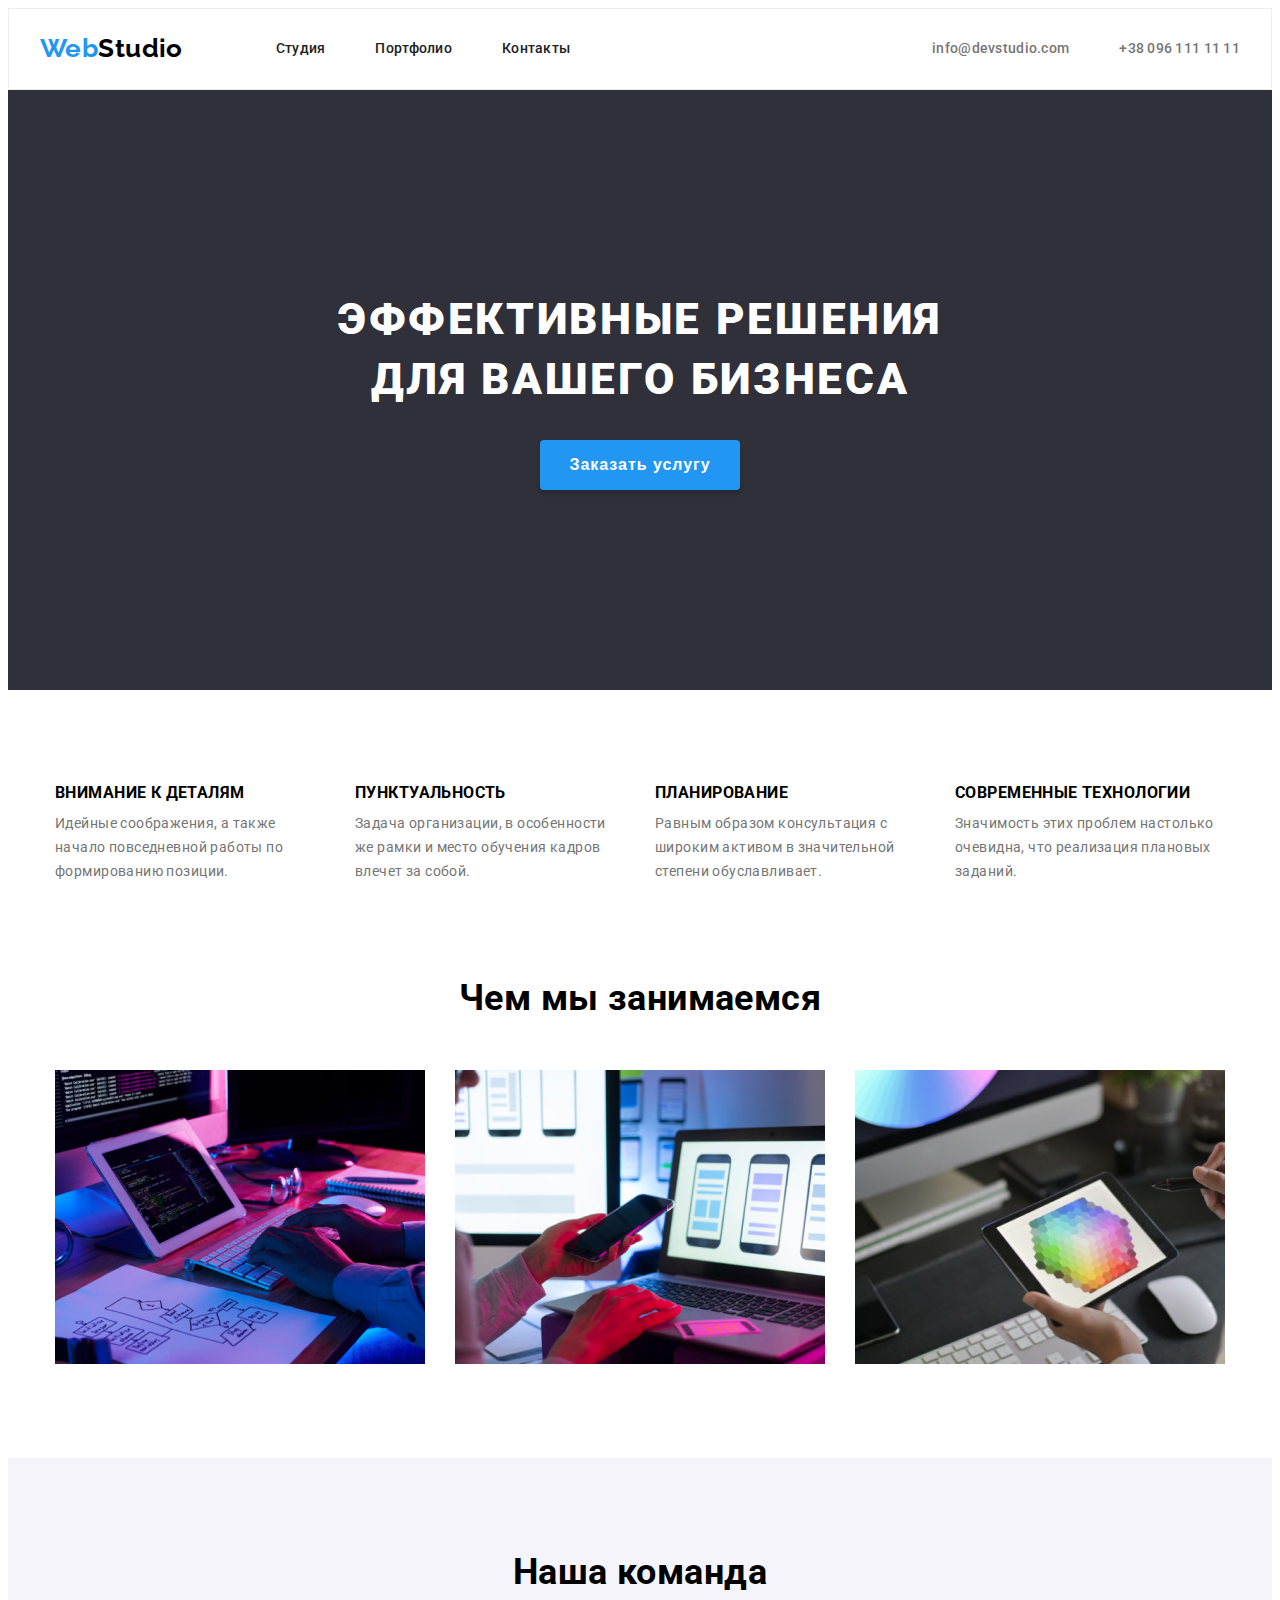
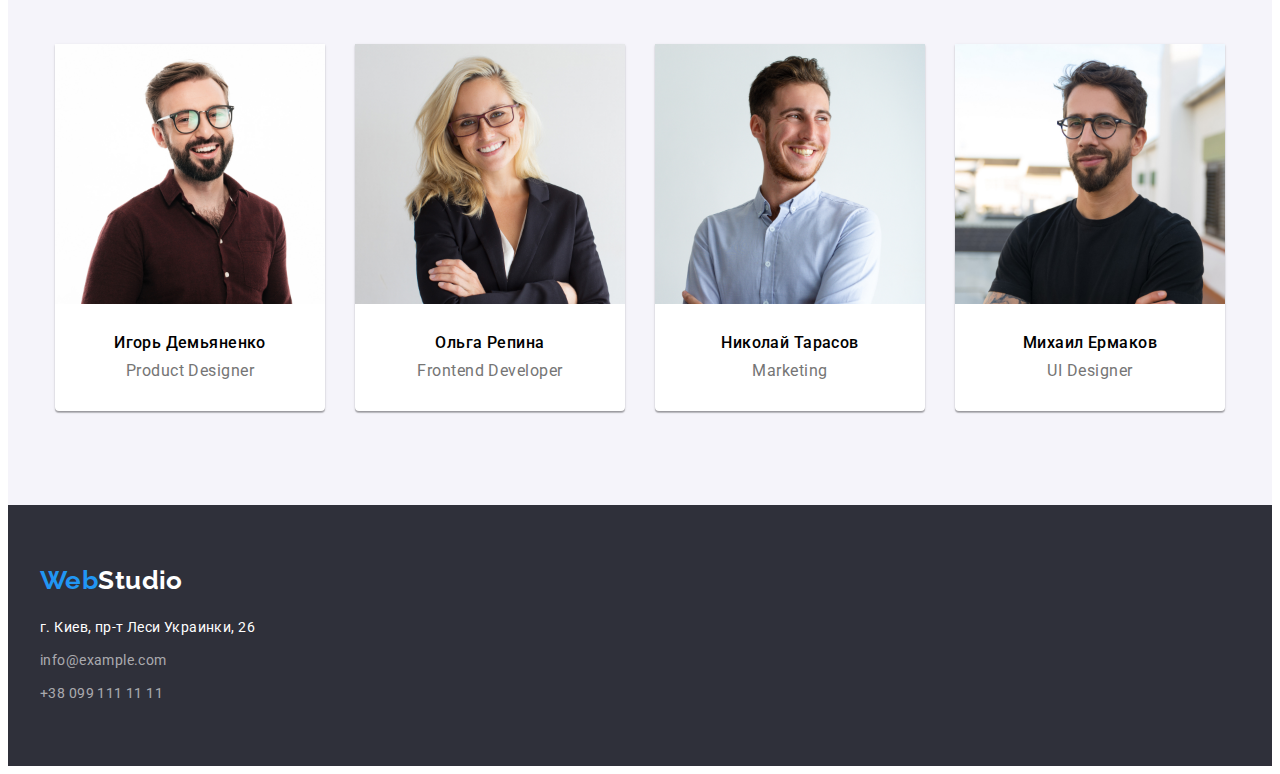
<file: index.html>
<!DOCTYPE html>
<html lang="ru">
<head>
    <meta charset="UTF-8">
    <meta http-equiv="X-UA-Compatible" content="IE=edge">
    <meta name="viewport" content="width=device-width, initial-scale=1.0">
    <title>WebStudio</title>
    <link rel="preconnect" href="https://fonts.googleapis.com">
    <link rel="preconnect" href="https://fonts.gstatic.com" crossorigin>
    <link href="https://fonts.googleapis.com/css2?family=Raleway:wght@700&family=Roboto:wght@400;500;700;900&display=swap"
        rel="stylesheet">
    <link rel="stylesheet" href="https://cdnjs.cloudflare.com/ajax/libs/modern-normalize/1.1.0/modern-normalize.min.css"
        integrity="sha512-wpPYUAdjBVSE4KJnH1VR1HeZfpl1ub8YT/NKx4PuQ5NmX2tKuGu6U/JRp5y+Y8XG2tV+wKQpNHVUX03MfMFn9Q=="
        crossorigin="anonymous" referrerpolicy="no-referrer" />
    <link rel="stylesheet" href="./css/styles.css" >
</head>
<body>
   <header class="header">
       <div class="container container-header">
       <nav class="header-nav">
           <a class="link header-logo" href="" lang="en">Web<span class="header-logo-boot">Studio</span></a>
               <ul class="list header-list">
                    <li class="header-item">
                        <a class="link header-link" href="./index.html">Студия</a></li>
                    <li class="header-item">
                        <a class="link header-link" href="./portfolio.html">Портфолио</a></li>
                    <li class="header-item">
                        <a class="link header-link" href="">Контакты</a></li>
               </ul>
       </nav>
       <ul class="list header-list-too"> 
           <li class="header-item-too">
                <a class="header-mail link" href="mailto:info@devstudio.com">info@devstudio.com</a>
           </li>
           <li class="header-item-too">
                <a class="header-tel link" href="tel:+380961111111">+38 096 111 11 11</a>
           </li>
        </ul>
        </div>
   </header>
   <main>
       <section class="link title-link">
            <div class="container container-title">
                <h1 class="title">Эффективные решения для вашего бизнеса</h1>
                <button type="button" class="title-btn">Заказать услугу</button>
            </div>
       </section>
       <section class="prior section link">
           <div class="container">
           <h2 class="visually-hidden">Наши приоритеты</h2>
           <ul class="list prior-list">
               <li class="prior-item">
                   <h3 class="prior-title-list">Внимание к деталям</h3>
                   <p class="prior-after-title">Идейные соображения, а также начало повседневной работы по формированию позиции.</p>
               </li>
               <li class="prior-item">
                   <h3 class="prior-title-list">Пунктуальность</h3>
                   <p class="prior-after-title">Задача организации, в особенности же рамки и место обучения кадров влечет за собой.</p>
                </li>
                <li class="prior-item">
                    <h3 class="prior-title-list">Планирование</h3>
                    <p class="prior-after-title">Равным образом консультация с широким активом в значительной степени обуславливает.</p>
                </li>
                <li class="prior-item">
                    <h3 class="prior-title-list">Современные технологии</h3>
                    <p class="prior-after-title">Значимость этих проблем настолько очевидна, что реализация плановых заданий.</p>
                </li>
           </ul>
           </div>
       </section>
           <section class="work section">
               <div class="container">
               <h2 class="work-title">Чем мы занимаемся</h2>
               <ul class="list work-list">
                    <li class="work-item"><img src="./imeges/about-img-1.jpg" alt="компьютер" width="370" height="294"></li>
                    <li class="work-item"><img src="./imeges/about-img-2.jpg" alt="ноутбук" width="370" height="294"></li>
                    <li class="work-item"><img src="./imeges/about-img-3.jpg" alt="планшет" width="370" height="294"></li>
               </ul>
               </div>        
           </section> 
        <section class="team section">
            <div class="container">
            <h2 class="team-title">Наша команда</h2>
            <ul class="list team-list">
                <li class="team-item">
                    <img src="./imeges/work-img-4.jpg" alt="игорь" width="270" height="260">
                    <h3 class="team-title-list">Игорь Демьяненко</h3>
                    <p class="team-after-title" lang="en">Product Designer</p>
                </li>
                <li class="team-item">
                    <img src="./imeges/work-img-5.jpg" alt="ольга" width="270" height="260">
                    <h3 class="team-title-list">Ольга Репина</h3>
                    <p class="team-after-title" lang="en">Frontend Developer</p>
                </li>
                <li class="team-item">
                    <img src="./imeges/work-img-6.jpg" alt="николай" width="270" height="260">
                    <h3 class="team-title-list">Николай Тарасов</h3>
                    <p class="team-after-title" lang="en">Marketing</p>
                </li>
                <li class="team-item">
                    <img src="./imeges/work-img-7.jpg" alt="михаил" width="270" height="260">
                    <h3 class="team-title-list">Михаил Ермаков</h3>
                    <p class="team-after-title" lang="en">UI Designer</p>
                </li>
            </ul>
            </div>
        </section>
       <footer class="footer section">
            <div class="container">
            <a class="link footer-logo" href="" lang="en">Web<span class="footer-logo-boot">Studio</span></a>
            <address>
                <ul class="list footer-list">
                    <li class="footer-link">
                        <a class="link footer-item" href="https://goo.gl/maps/QumN5bVakySatVLb9" target="_blank" rel="noopener noreferrer">г. Киев, пр-т Леси Украинки, 26</a>
                    </li>
                    <li class="footer-link">
                        <a class="link footer-mail" href="mailto:info@example.com">info@example.com</a>
                    </li>
                    <li class="footer-link">
                        <a class="link footer-tel" href="tel:+380991111111">+38 099 111 11 11</a>
                    </li>
                </ul>
            </address>
            </div>
        </footer>
   </main>     
</body>
</html>
</file>
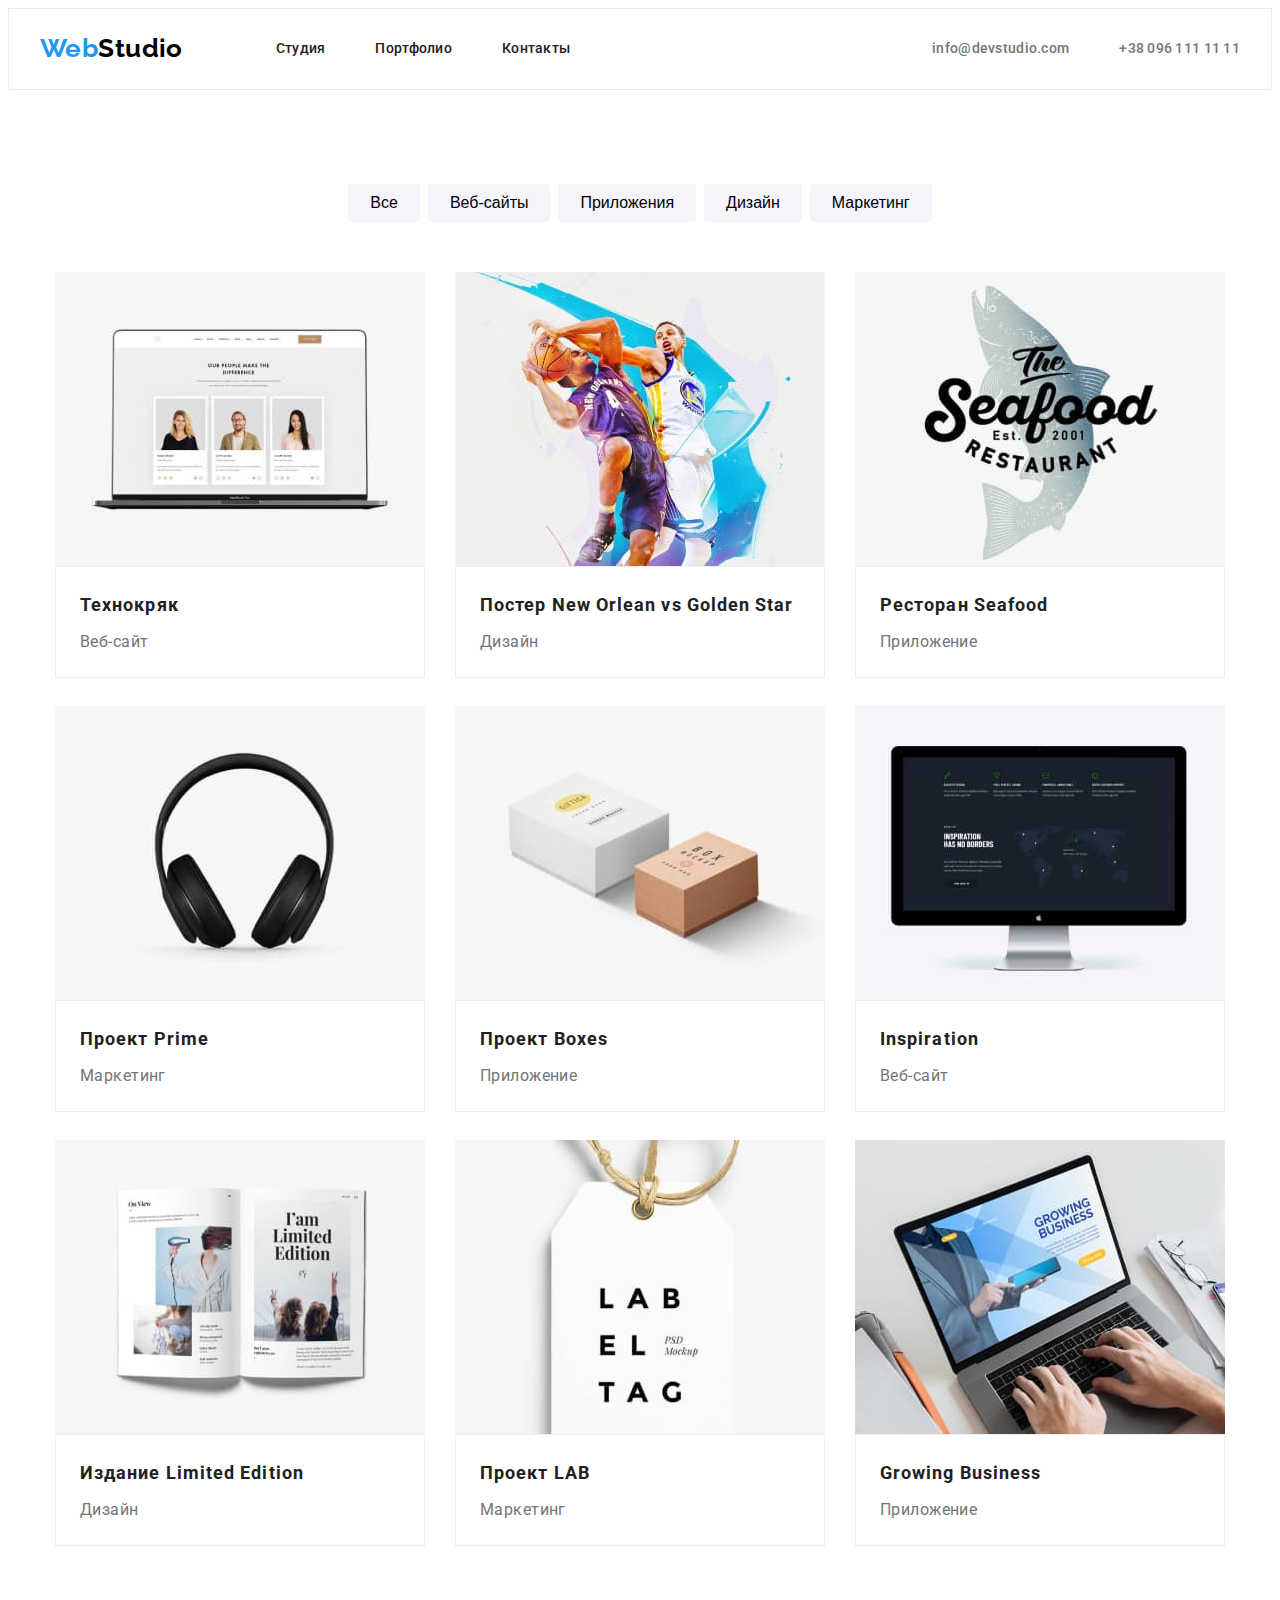
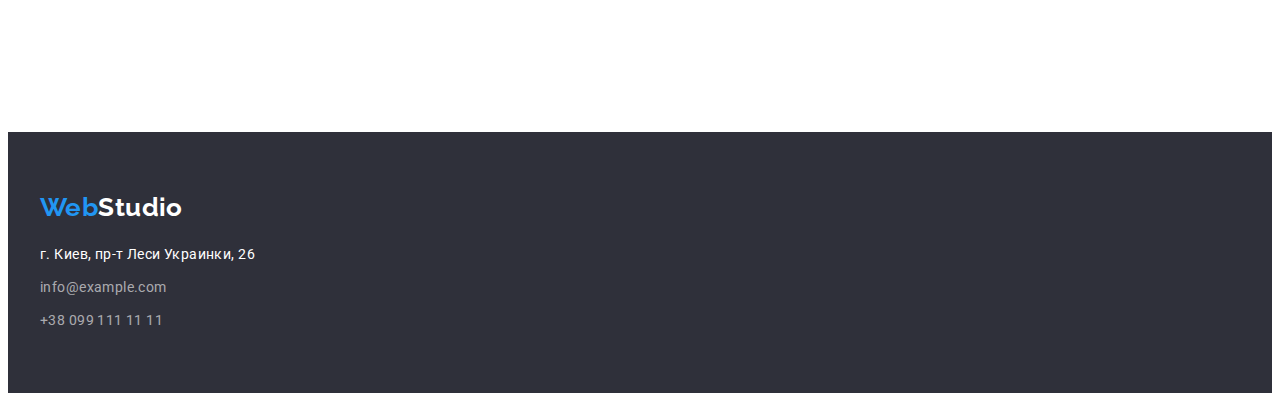
<file: portfolio.html>
<!DOCTYPE html>
<html lang="ru">
<head>
    <meta charset="UTF-8">
    <meta http-equiv="X-UA-Compatible" content="IE=edge">
    <meta name="viewport" content="width=device-width, initial-scale=1.0">
    <title>WebStudio</title>
    <link rel="preconnect" href="https://fonts.googleapis.com">
    <link rel="preconnect" href="https://fonts.gstatic.com" crossorigin>
    <link href="https://fonts.googleapis.com/css2?family=Raleway:wght@700&family=Roboto:wght@400;500;700;900&display=swap"
        rel="stylesheet">
    <link rel="stylesheet" href="https://cdnjs.cloudflare.com/ajax/libs/modern-normalize/1.1.0/modern-normalize.min.css"
        integrity="sha512-wpPYUAdjBVSE4KJnH1VR1HeZfpl1ub8YT/NKx4PuQ5NmX2tKuGu6U/JRp5y+Y8XG2tV+wKQpNHVUX03MfMFn9Q=="
        crossorigin="anonymous" referrerpolicy="no-referrer" />
    <link rel="stylesheet" href="./css/styles.css">
</head>
<body>
    <header class="header">
        <div class="container container-header">
        <nav class="header-nav">
            <a class="link header-logo" href="" lang="en">Web<span class="header-logo-boot">Studio</span></a>
            <ul class="list header-list">
                <li class="header-item">
                    <a class="link header-link" href="./index.html">Студия</a>
                </li>
                <li class="header-item">
                    <a class="link header-link" href="./portfolio.html">Портфолио</a>
                </li>
                <li class="header-item">
                    <a class="link header-link" href="">Контакты</a>
                </li>
            </ul>
        </nav>
        <ul class="list header-list-too">
            <li class="header-item-too">
                <a class="header-mail link" href="mailto:info@devstudio.com">info@devstudio.com</a>
            </li>
            <li class="header-item-too">
                <a class="header-tel link" href="tel:+380961111111">+38 096 111 11 11</a>
            </li>
        </ul>
        </div>
    </header>
    <main>
        <section class="link portfolio section">
            <div class="container">
            <h1 class="visually-hidden">Портфолио</h1>
                <ul class="list menu">
                    <li class="menu-link">
                        <button type="button" class="menu-btn">Все</button>
                    </li>
                    <li class="menu-link">
                        <button type="button" class="menu-btn">Веб-сайты</button>
                    </li>
                    <li class="menu-link">
                        <button type="button" class="menu-btn">Приложения</button>
                    </li>
                    <li class="menu-link">
                        <button type="button" class="menu-btn">Дизайн</button>
                    </li>
                    <li class="menu-link">
                        <button type="button" class="menu-btn">Маркетинг</button>
                    </li>
                </ul>
            <ul class="list bedge section">
               <li class="bedge-list">
                    <a class="link bedge-link" href="">
                    <img src="./imeges/bedge-img-1.jpg" alt="ноутбук">
                    <div class="bedge-text">
                        <h2 class="bedge-title">Технокряк</h2>
                        <p class="bedge-after-title">Веб-сайт</p>
                    </div>
                    </a>
               </li>
               <li class="bedge-list">
                    <a class="link bedge-link" href="">
                    <img src="./imeges/bedge-img-2.jpg" alt="Баскетбол">
                    <div class="bedge-text">
                        <h2 class="bedge-title">Постер New Orlean vs Golden Star</h2>
                        <p class="bedge-after-title">Дизайн</p>
                    </div>
                    </a>
                </li>
                <li class="bedge-list">
                    <a class="link bedge-link" href="">
                    <img src="./imeges/bedge-img-3.jpg" alt="Ресторан">
                    <div class="bedge-text">
                        <h2 class="bedge-title">Ресторан Seafood</h2>
                        <p class="bedge-after-title">Приложение</p>
                    </div>
                    </a>
                </li>
                <li class="bedge-list">
                    <a class="link bedge-link" href="">
                    <img src="./imeges/bedge-img-4.jpg" alt="Наушники">
                    <div class="bedge-text">
                        <h2 class="bedge-title">Проект Prime</h2>
                        <p class="bedge-after-title">Маркетинг</p>
                    </div>
                    </a>
                </li>
                <li class="bedge-list">
                    <a class="link bedge-link" href="">
                    <img src="./imeges/bedge-img-5.jpg" alt="Упаковки">
                    <div class="bedge-text">
                        <h2 class="bedge-title">Проект Boxes</h2>
                        <p class="bedge-after-title">Приложение</p>
                    </div>
                    </a>
                </li>
                <li class="bedge-list">
                    <a class="link bedge-link" href="">
                    <img src="./imeges/bedge-img-6.jpg" alt="Монитор">
                    <div class="bedge-text">
                        <h2 class="bedge-title">Inspiration</h2>
                        <p class="bedge-after-title">Веб-сайт</p>
                    </div>
                    </a>
                </li>
                <li class="bedge-list">
                    <a class="link bedge-link" href="">
                        <img src="./imeges/bedge-img-7.jpg" alt="Журнал">
                        <div class="bedge-text">
                            <h2 class="bedge-title">Издание Limited Edition</h2>
                            <p class="bedge-after-title">Дизайн</p>
                        </div>
                    </a>
                </li>
                <li class="bedge-list">
                    <a class="link bedge-link" href="">
                        <img src="./imeges/bedge-img-8.jpg" alt="Бирка">
                        <div class="bedge-text">
                            <h2 class="bedge-title">Проект LAB</h2>
                            <p class="bedge-after-title">Маркетинг</p>
                        </div>
                    </a>
                </li>
                <li class="bedge-list">
                    <a class="link bedge-link" href="">
                        <img src="./imeges/bedge-img-9.jpg" alt="Ноутбук на столе">
                        <div class="bedge-text">
                            <h2 class="bedge-title">Growing Business</h2>
                            <p class="bedge-after-title">Приложение</p>
                        </div>

                    </a>
                </li>
            </ul>
            </div>
        </section>
        <footer class="footer">
            <div class="container">
            <a class="link footer-logo" href="" lang="en">Web<span class="footer-logo-boot">Studio</span></a>
            <address>
                <ul class="list footer-list">
                    <li class="footer-link">
                        <a class="link footer-item" href="https://goo.gl/maps/QumN5bVakySatVLb9" target="_blank"
                            rel="noopener noreferrer">г. Киев, пр-т Леси Украинки, 26</a>
                    </li>
                    <li class="footer-link">
                        <a class="link footer-mail" href="mailto:info@example.com">info@example.com</a>
                    </li>
                    <li class="footer-link">
                        <a class="link footer-tel" href="tel:+380991111111">+38 099 111 11 11</a>
                    </li>
                </ul>
            </address>
            </div>
        </footer>
    </main>
</body>
</html>
</file>
<file: css/styles.css>
body {
  font-family: "Roboto", sans-serif;
  color: var(--back-color);
  background-color: var(--base-back-color);
  font-size: 14px;
  letter-spacing: 0.03em;
}

.list {
  list-style: none;
}

.link {
  text-decoration: none;
}

:root {
  --base-color: #212121;
  --base-back-color: white;
  --hover-color: #2196f3;
  --btn-hover-color: #188ce8;
  --contact-color: #757575;
  --contact-footer-color: rgba(255, 255, 255, 0.6);
  --title-studio-color: #ffffff;
  --back-color: black;
  --title-back-color: #2f303a;
  --menu-team-color: #f5f4fa;
}

p,
h1,
h2,
h3,
h4 {
  margin: 0;
}

ul {
  margin: 0;
  padding-left: 0;
}

button {
  cursor: pointer;
}

img {
  display: block;
}

.visually-hidden {
  position: absolute;
  width: 1px;
  height: 1px;
  margin: -1px;
  border: 0;
  padding: 0;

  white-space: nowrap;
  clip-path: inset(100%);
  clip: rect(0 0 0 0);
  overflow: hidden;
}

.container {
  width: 1200px;
  margin: 0 auto;
  padding-left: 15px;
  padding-right: 15px;
}

.section {
  padding-top: 94px;
  padding-bottom: 94px;
}

/*--------- HEADER -------- */

.header {
  background-color: var(--base-back-color);
  padding-top: 24px;
  padding-bottom: 25px;
  border: 1px solid #ececec;
}

.container-header {
  display: flex;
  align-items: center;
}

.header-nav {
  display: flex;
}

.header-list {
  display: flex;
  align-items: center;
  color: var(--base-color);
}

.header-list-too {
  display: flex;
  margin-left: auto;
}

.header-item:not(:last-child) {
  margin-right: 50px;
}

.header-link {
  font-weight: 500;
  line-height: 1.14;
  letter-spacing: 0.02em;
  color: var(--base-color);
}

.header-logo {
  font-family: Raleway;
  font-weight: bold;
  font-size: 26px;
  line-height: 1.19; /* identical to box height */
  color: var(--hover-color);
  margin-right: 93px;
}

.header-logo-boot {
  font-weight: bold;
  font-size: 26px;
  line-height: 1.19; /* identical to box height */
  color: var(--back-color);
}

.header-mail {
  font-weight: 500;
  line-height: 1.14;
  letter-spacing: 0.02em;
  color: var(--contact-color);
  margin-right: 50px;
}

.header-tel {
  font-weight: 500;
  line-height: 1.14;
  letter-spacing: 0.02em;
  color: var(--contact-color);
}

.header-link:hover,
.header-link:focus {
  color: var(--hover-color);
}

.header-mail:hover,
.header-mail:focus {
  color: var(--hover-color);
}

.header-tel:hover,
.header-tel:focus {
  color: var(--hover-color);
}

/*---------TITLE-----------*/

.title-link {
  padding-top: 200px;
  padding-bottom: 200px;
  background-color: var(--title-back-color);
}

.container-title {
  display: flex;
  flex-direction: column;
  align-items: center;
}

.title {
  font-weight: 900;
  font-size: 44px;
  line-height: 1.36; /* or 136% */
  text-align: center;
  letter-spacing: 0.06em;
  text-transform: uppercase;
  background-color: var(--title-back-color);
  color: var(--title-studio-color);
  margin-bottom: 30px;
  width: 696px;
}

.title-btn {
  font-weight: bold;
  font-size: 16px;
  line-height: 1.87; /* identical to box height, or 187% */
  width: 200px;
  height: 50px;
  display: flex;
  align-items: center;
  text-align: center;
  justify-content: center;
  letter-spacing: 0.06em;
  background-color: var(--hover-color);
  color: var(--title-studio-color);
  box-shadow: 0px 4px 4px rgba(0, 0, 0, 0.15);
  border-radius: 4px;
  border: navy;
}

.title-btn:hover,
.title-btn:focus {
  background-color: var(--btn-hover-color);
}

/*---------MENU----------*/

.menu {
  display: flex;
  justify-content: center;
  padding-bottom: 0px;
  margin-bottom: 50px;
}

.menu-btn {
  font-weight: 500;
  font-size: 16px;
  line-height: 1.62; /* identical to box height, or 162% */
  text-align: center;
  background: var(--menu-team-color);
  border-radius: 4px;
  padding: 6px 22px;
  border: navy;
}

.menu-link:not(:last-child) {
  margin-right: 8px;
}

.menu-btn:hover,
.menu-btn:focus {
  background-color: var(--hover-color);
  color: var(--title-studio-color);
  box-shadow: 0px 3px 1px rgba(0, 0, 0, 0.1), 0px 1px 2px rgba(0, 0, 0, 0.08),
    0px 2px 2px rgba(0, 0, 0, 0.12);
  border-radius: 4px;
}

/*-------PRIOR--------*/

.prior-list {
  display: flex;
  justify-content: center;
}

.prior-title-list {
  font-style: normal;
  font-weight: bold;
  line-height: 1.14;
  text-transform: uppercase;
  margin-bottom: 10px;
}

.prior-item:not(:last-child) {
  margin-right: 30px;
}

.prior-after-title {
  line-height: 1.71; /* or 171% */
  width: 270px;
  color: var(--contact-color);
}

/*--------WORK--------*/

.work {
  padding-top: 0px;
}
.work-list {
  display: flex;
  justify-content: center;
}

.work-item:not(:last-child) {
  margin-right: 30px;
}

.work-item {
  max-width: 100%;
  height: auto;
}

.work-title {
  font-weight: bold;
  font-size: 36px;
  line-height: 1.16;
  text-align: center;
  margin-bottom: 50px;
}

/*---------TEAM---------*/

.team {
  font-weight: bold;
  font-size: 36px;
  line-height: 1.16;
  text-align: center;
  background: var(--menu-team-color);
}

.team-item {
  background: var(--title-studio-color); /* material shadow v1 */
  box-shadow: 0px 1px 3px rgba(0, 0, 0, 0.12), 0px 1px 1px rgba(0, 0, 0, 0.14),
    0px 2px 1px rgba(0, 0, 0, 0.2);
  border-radius: 0px 0px 4px 4px;
}
.team-item:not(:last-child) {
  margin-right: 30px;
}

.team-list {
  display: flex;
  justify-content: center;
}

.team-title {
  font-weight: bold;
  font-size: 36px;
  line-height: 1.16;
  text-align: center;
  margin-bottom: 50px;
}

.team-title-list {
  font-weight: 500;
  font-size: 16px;
  line-height: 1.18; /* identical to box height */
  text-align: center;
  margin-top: 30px;
  margin-bottom: 10px;
}

.team-after-title {
  font-weight: normal;
  font-size: 16px;
  line-height: 1.18; /* identical to box height */
  text-align: center;
  color: var(--contact-color);
  letter-spacing: 0.03em;
  margin-bottom: 30px;
}

/*------------BEDGE--------------*/

.bedge {
  display: flex;
  flex-wrap: wrap;
  justify-content: center;
  padding-top: 0px;
}

.bedge-list {
  width: 370px;
  height: 404px;
  background: #ffffff;
  box-sizing: border-box;
}

.bedge-text {
  padding-top: 20px;
  padding-bottom: 20px;
  padding-left: 24px;
  padding-right: 24px;
  border: 1px solid #eeeeee;
}

.bedge-list:not(:nth-child(3n + 3)) {
  margin-right: 30px;
}

.bedge-list:not(:nth-child(n + 7)) {
  margin-bottom: 30px;
}

.bedge-title {
  font-weight: bold;
  font-size: 18px;
  line-height: 2; /* identical to box height, or 200% */
  letter-spacing: 0.06em;
  color: var(--base-color);
  margin-bottom: 4px;
}

.bedge-after-title {
  font-size: 16px;
  line-height: 1.87; /* identical to box height, or 187% */
  color: var(--contact-color);
}

/*------------FOOTER-------------*/

.footer {
  background-color: var(--title-back-color);
  padding-top: 60px;
  padding-bottom: 60px;
}

.footer-list {
  margin-top: 20px;
}

.footer-link:not(:last-child) {
  margin-bottom: 9px;
}

.footer-logo {
  font-family: Raleway;
  font-weight: bold;
  font-size: 26px;
  line-height: 1.19; /* identical to box height */
  color: var(--hover-color);
}

.footer-logo-boot {
  font-weight: bold;
  font-size: 26px;
  line-height: 1.19; /* identical to box height */
  color: var(--base-back-color);
}

.footer-item {
  font-style: normal;
  line-height: 1.71; /* or 171% */
  color: var(--title-studio-color);
}

.footer-mail {
  font-style: normal;
  line-height: 1.71; /* or 171% */
  color: var(--contact-footer-color);
}

.footer-tel {
  font-style: normal;
  line-height: 1.71; /* or 171% */
  color: var(--contact-footer-color);
}

.footer-item:hover,
.footer-item:focus {
  color: var(--hover-color);
}

.footer-mail:hover,
.footer-mail:focus {
  color: var(--hover-color);
}

.footer-tel:hover {
  color: var(--hover-color);
}
</file>
